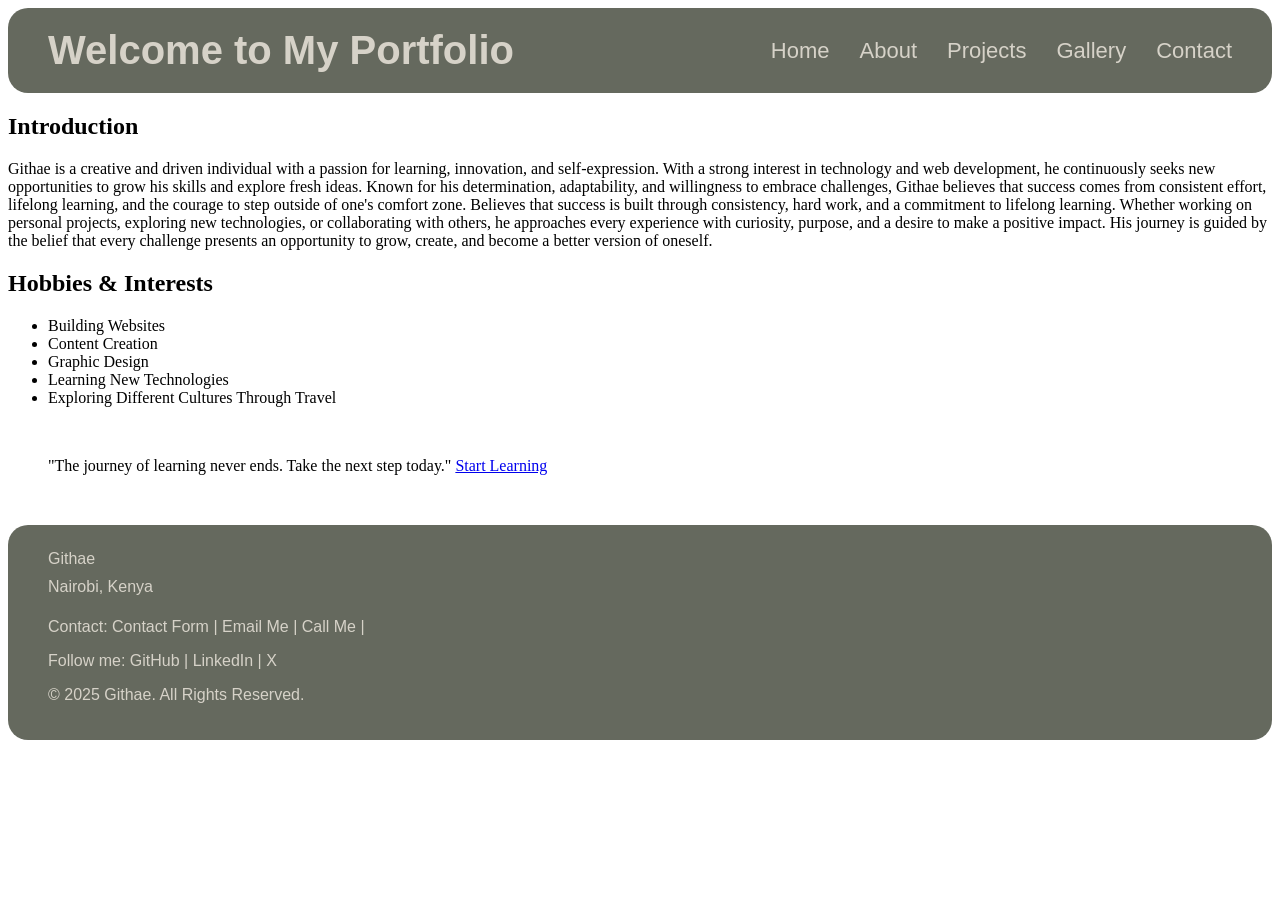
<file: index.html>
<!DOCTYPE html>
<html lang="en">
<head>
    <meta charset="UTF-8">
    <meta name="viewport" content="width=device-width, initial-scale=1.0">
    <title>My Portfolio</title>
    <link rel="stylesheet" href="style.css">
</head>
<body class="homepage">
    <header>
        <h1>Welcome to My Portfolio</h1>
        <nav>
            <ul>
                <li><a href="index.html">Home</a></li>
                <li><a href="about.html">About</a></li>
                <li><a href="projects.html">Projects</a></li>
                <li><a href="gallery.html">Gallery</a></li>
                <li><a href="contact.html">Contact</a></li>
            </ul>
        </nav>
    </header> 
    <main>
    <section>
        <h2>Introduction</h2>
        <p>
         Githae is a creative and driven individual with a passion for learning, innovation, and self-expression. With a strong interest in technology and web development, he continuously seeks new opportunities to grow his skills and explore fresh ideas. Known for his determination, adaptability, and willingness to embrace challenges, Githae believes that success comes from consistent effort, lifelong learning, and the courage to step outside of one's comfort zone. Believes that success is built through consistency, hard work, and a commitment to lifelong learning. Whether working on personal projects, exploring new technologies, or collaborating with others, he approaches every experience with curiosity, purpose, and a desire to make a positive impact. His journey is guided by the belief that every challenge presents an opportunity to grow, create, and become a better version of oneself.
        </p>
    </section>
    <section>
    <h2>Hobbies & Interests</h2>
     <ul>
        <li>Building Websites</li>
        <li>Content Creation</li>
        <li>Graphic Design</li>
        <li>Learning New Technologies</li>
        <li>Exploring Different Cultures Through Travel</li>
    </ul>
    </section>
    <br>
    <section>
    <blockquote>
        "The journey of learning never ends. Take the next step today." <a href="https://www.w3schools.com" target="_blank">
        Start Learning
        </a>
    </blockquote>
    </section>
    </main> 
    <footer>
        <address>
        Githae<br>
        Nairobi, Kenya<br>
        </address>
        <p>
        Contact:
        <a href="contact.html">Contact Form</a> |
        <a href="mailto:githae@hotmail.com">Email Me</a> |
        <a href="tel:+254712345678">Call Me</a> |
        </p>
        <p>
        Follow me:
        <a href="https://github.com/yourusername" target="_blank">GitHub</a> |
        <a href="https://www.linkedin.com/in/yourusername/" target="_blank">LinkedIn</a> |
        <a href="https://x.com/yourusername" target="_blank">X</a>
        </p>
        <p>&copy; 2025 Githae. All Rights Reserved.</p>
    </footer>
</body>
</html>
</file>
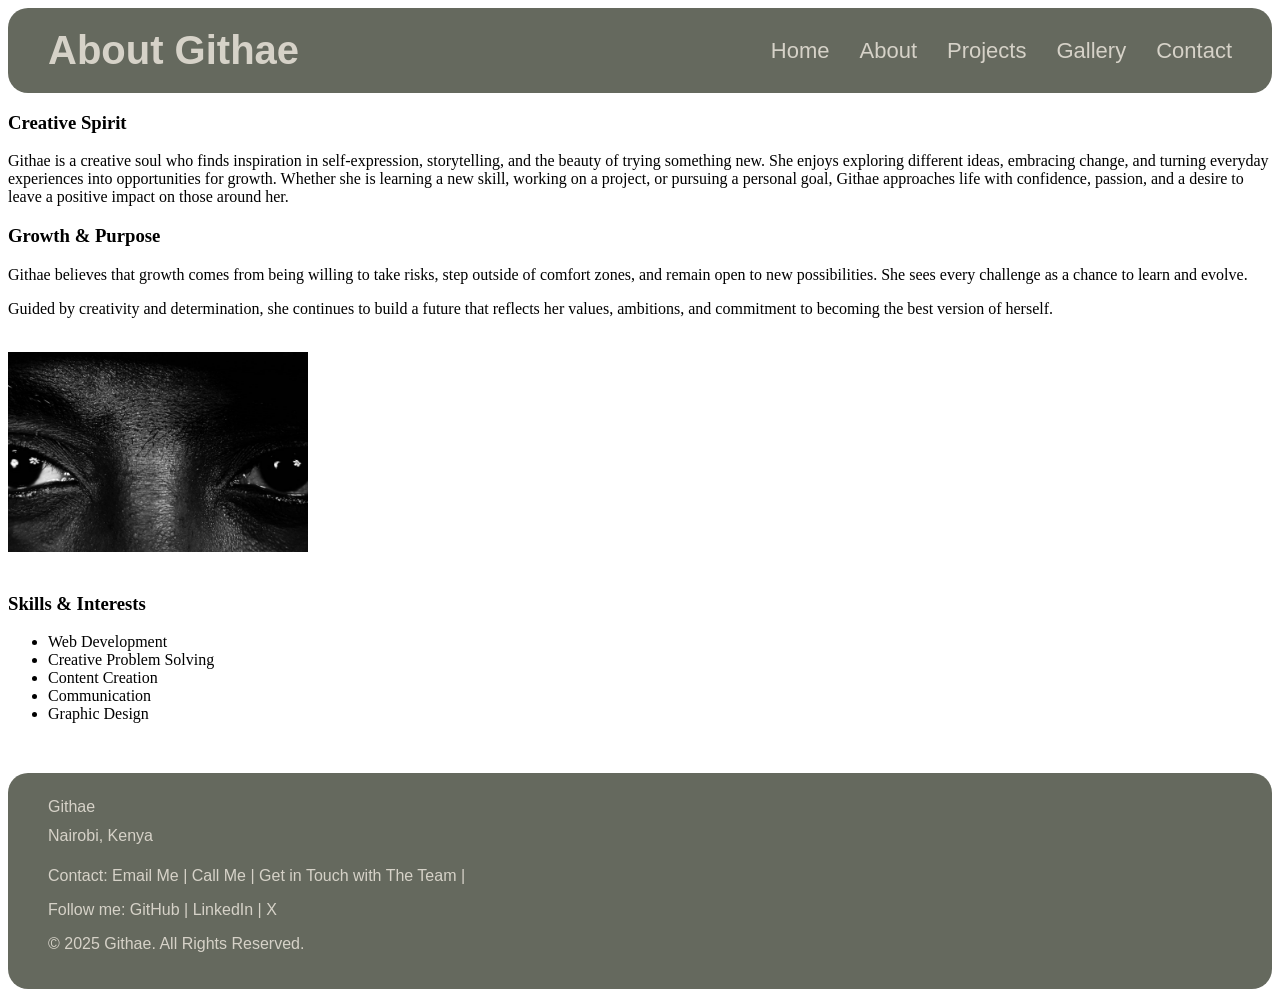
<file: about.html>
<!DOCTYPE html>
<html lang="en">
<head>
    <meta charset="UTF-8">
    <meta name="viewport" content="width=device-width, initial-scale=1.0">
    <title>About Page</title>
    <link rel="stylesheet" href="style.css">
</head>
<body>
    <header>
        <h1>About Githae</h1>
        <nav>
            <ul>
                <li><a href="index.html">Home</a></li>
                <li><a href="about.html">About</a></li>
                <li><a href="projects.html">Projects</a></li>
                <li><a href="gallery.html">Gallery</a></li>
                <li><a href="contact.html">Contact</a></li>
            </ul>
        </nav>
    </header>
    <main>
        <section>
            <h3>Creative Spirit</h3>
            <p>
        Githae is a creative soul who finds inspiration in self-expression, storytelling, and the beauty of trying something new. She enjoys exploring different ideas, embracing change, and turning everyday experiences into opportunities for growth.
        Whether she is learning a new skill, working on a project, or pursuing a personal goal, Githae approaches life with confidence, passion, and a desire to leave a positive impact on those around her.
            </p>
        </section>
        <section>
            <h3>Growth & Purpose</h3>
            <p>
        Githae believes that growth comes from being willing to take risks, step outside of comfort zones, and remain open to new possibilities. She sees every challenge as a chance to learn and evolve.
            </p>
            <p>
        Guided by creativity and determination, she continues to build a future that reflects her values, ambitions, and commitment to becoming the best version of herself.
            </p>
        </section>
        <br>
        <section>
            <img src="Images/Portfolio1.jpg" alt="Portfolio Website" style="width:300px; height:200px; object-fit:cover;" position="center">
        </section>
        <br>
        <section>
            <h3>Skills & Interests</h3>
            <ul>
            <li>Web Development</li>
            <li>Creative Problem Solving</li>
            <li>Content Creation</li>
            <li>Communication</li>
            <li>Graphic Design</li>
            </ul>
        </section> 
    </main>
    <footer>
        <address>
        Githae<br>
        Nairobi, Kenya<br>
        </address>
        <p>
        Contact:
        <a href="mailto:githae@hotmail.com">Email Me</a> |
        <a href="tel:+254712345678">Call Me</a> |
        <a href="contact.html">Get in Touch with The Team</a> |
        </p>
        <p>
        Follow me:
        <a href="https://github.com/yourusername" target="_blank">GitHub</a> |
        <a href="https://www.linkedin.com/in/yourusername/" target="_blank">LinkedIn</a> |
        <a href="https://x.com/yourusername" target="_blank">X</a>
        </p>
        <p>&copy; 2025 Githae. All Rights Reserved.</p>
    </footer>
</body>
</html>
</file>
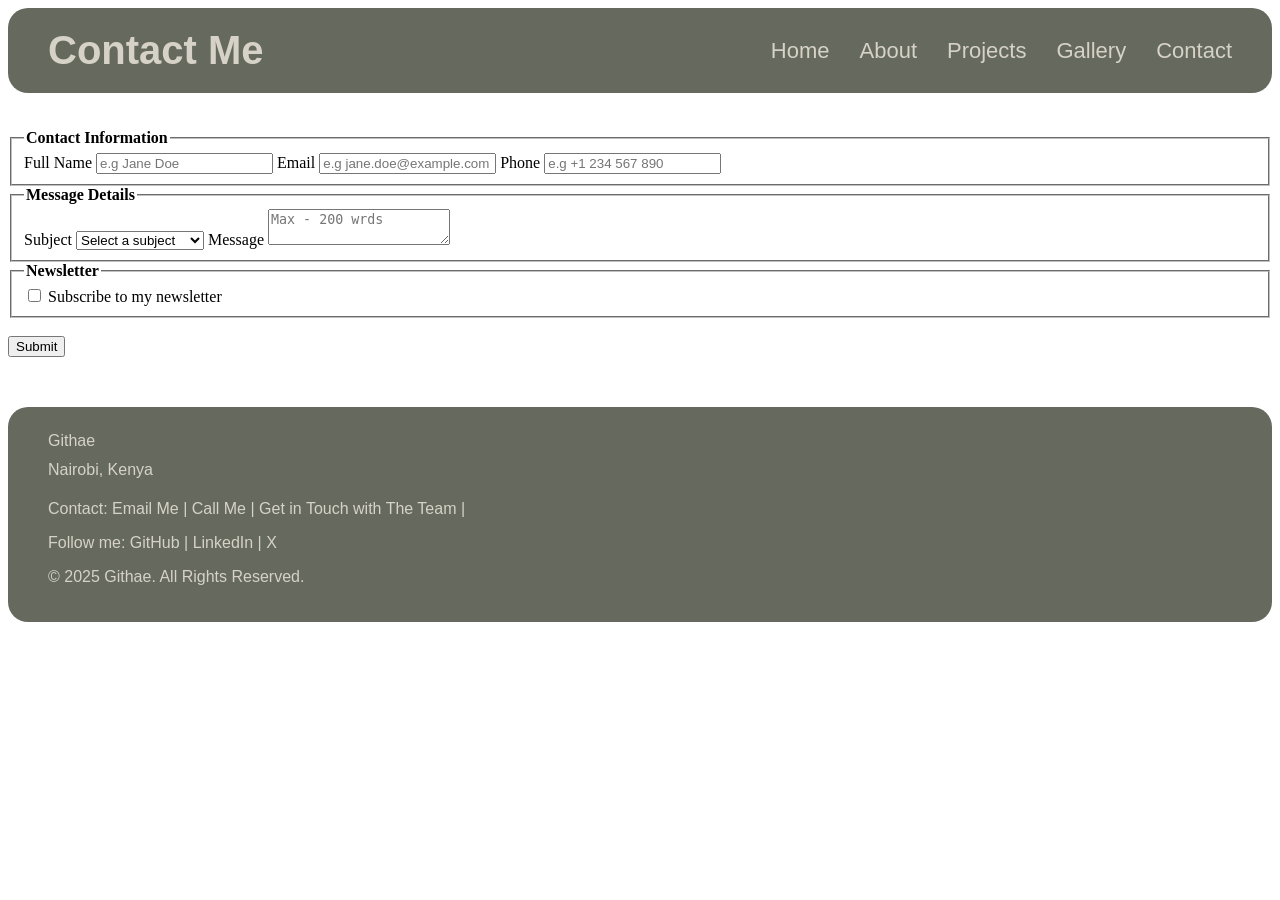
<file: contact.html>
<!DOCTYPE html>
<html lang="en">
<head>
    <meta charset="UTF-8">
    <meta name="viewport" content="width=device-width, initial-scale=1.0">
    <title>Contact Page. </title>
    <link rel="stylesheet" href="style.css">
</head>
<body>
    <Main>
        <header>
             <h1>Contact Me</h1>
            <nav>
                <ul>
                    <li><a href="index.html">Home</a></li>
                    <li><a href="about.html">About</a></li>
                    <li><a href="projects.html">Projects</a></li>
                    <li><a href="gallery.html">Gallery</a></li>
                    <li><a href="contact.html">Contact</a></li>
                </ul>
            </nav>
        </header>
        <br>
        <br>
        <section>
            <form action="#" method="post">
                <fieldset>
                    <legend><b>Contact Information</b></legend>
                    <label for="fullname">Full Name</label>
                    <input type="text" id="fullname" name="fullname" placeholder="e.g Jane Doe" required>
                    <label for="email">Email</label>
                    <input type="email" id="email" name="email" placeholder="e.g jane.doe@example.com" required>
                    <label for="phone">Phone</label>
                    <input type="tel" id="phone" name="phone" placeholder="e.g +1 234 567 890">
                </fieldset>
                <fieldset>
                    <legend><b>Message Details</b></legend>
                    <label for="subject">Subject</label>
                    <select id="subject" name="subject" required>
                        <option value="">Select a subject</option>
                        <option value="project">Project Inquiry</option>
                        <option value="collaboration">Collaboration</option>
                        <option value="general">General Message</option>
                    </select>
                    <label for="message">Message</label>
                    <textarea id="message" name="message" placeholder="Max - 200 wrds" minlength="50" required></textarea>
                </fieldset>
                <fieldset>
                    <legend><b>Newsletter</b></legend>
                    <label>
                        <input type="checkbox" name="newsletter">
                        Subscribe to my newsletter
                    </label>
                </fieldset>
                <br>
                <button type="submit">Submit</button>
            </form>
        </section>
    </Main>
    <footer>
        <address>
        Githae<br>
        Nairobi, Kenya<br>
        </address>
        <p>
        Contact:
        <a href="mailto:githae@hotmail.com">Email Me</a> |
        <a href="tel:+254712345678">Call Me</a> |
        <a href="contact.html">Get in Touch with The Team</a> |
        </p>
        <p>
        Follow me:
        <a href="https://github.com/yourusername" target="_blank">GitHub</a> |
        <a href="https://www.linkedin.com/in/yourusername/" target="_blank">LinkedIn</a> |
        <a href="https://x.com/yourusername" target="_blank">X</a>
        </p>
        <p>&copy; 2025 Githae. All Rights Reserved.</p>
    </footer>
</body>
</html>
</file>
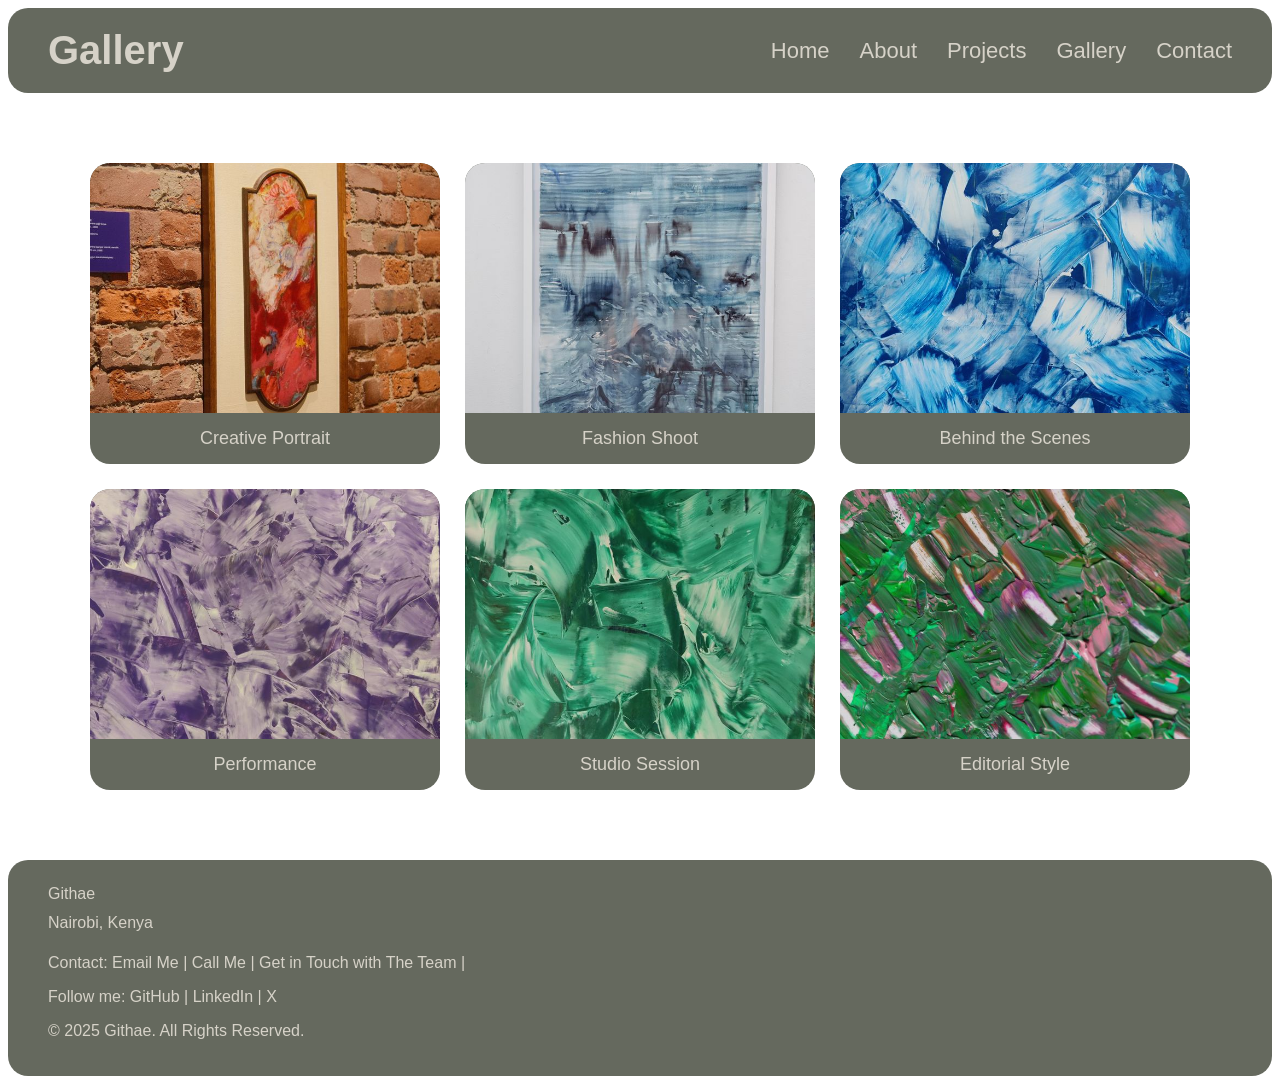
<file: gallery.html>
<!DOCTYPE html>
<html lang="en">
<head>
    <meta charset="UTF-8">
    <meta name="viewport" content="width=device-width, initial-scale=1.0">
    <title>Gallery</title>
    <link rel="stylesheet" href="style.css">
</head>
<body>
    <header>
        <h1>Gallery</h1>
        <nav>
            <ul>
                <li><a href="index.html">Home</a></li>
                <li><a href="about.html">About</a></li>
                <li><a href="projects.html">Projects</a></li>
                <li><a href="gallery.html">Gallery</a></li>
                <li><a href="contact.html">Contact</a></li>
            </ul>
        </nav>
    </header>
    <main>
    <section class="gallery">

        <figure>
            <img src="Images/portfolio6.jpg" alt="Image 1">
            <figcaption>Creative Portrait</figcaption>
        </figure>

        <figure>
            <img src="Images/portfolio7.jpg" alt="Image 2">
            <figcaption>Fashion Shoot</figcaption>
        </figure>

        <figure>
            <img src="Images/portfolio8.jpg" alt="Image 3">
            <figcaption>Behind the Scenes</figcaption>
        </figure>

        <figure>
            <img src="Images/portfolio9.jpg" alt="Image 4">
            <figcaption>Performance</figcaption>
        </figure>

        <figure>
            <img src="Images/portfolio10.jpg" alt="Image 5">
            <figcaption>Studio Session</figcaption>
        </figure>

        <figure>
            <img src="Images/portfolio11.jpg" alt="Image 6">
            <figcaption>Editorial Style</figcaption>
        </figure>

    </section>
    </main>
    <footer>
        <address>
        Githae<br>
        Nairobi, Kenya<br>
        </address>
        <p>
        Contact:
        <a href="mailto:githae@hotmail.com">Email Me</a> |
        <a href="tel:+254712345678">Call Me</a> |
        <a href="contact.html">Get in Touch with The Team</a> |
        </p>
        <p>
        Follow me:
        <a href="https://github.com/yourusername" target="_blank">GitHub</a> |
        <a href="https://www.linkedin.com/in/yourusername/" target="_blank">LinkedIn</a> |
        <a href="https://x.com/yourusername" target="_blank">X</a>
        </p>
        <p>&copy; 2025 Githae. All Rights Reserved.</p>
    </footer>
</body>
</html>
</file>
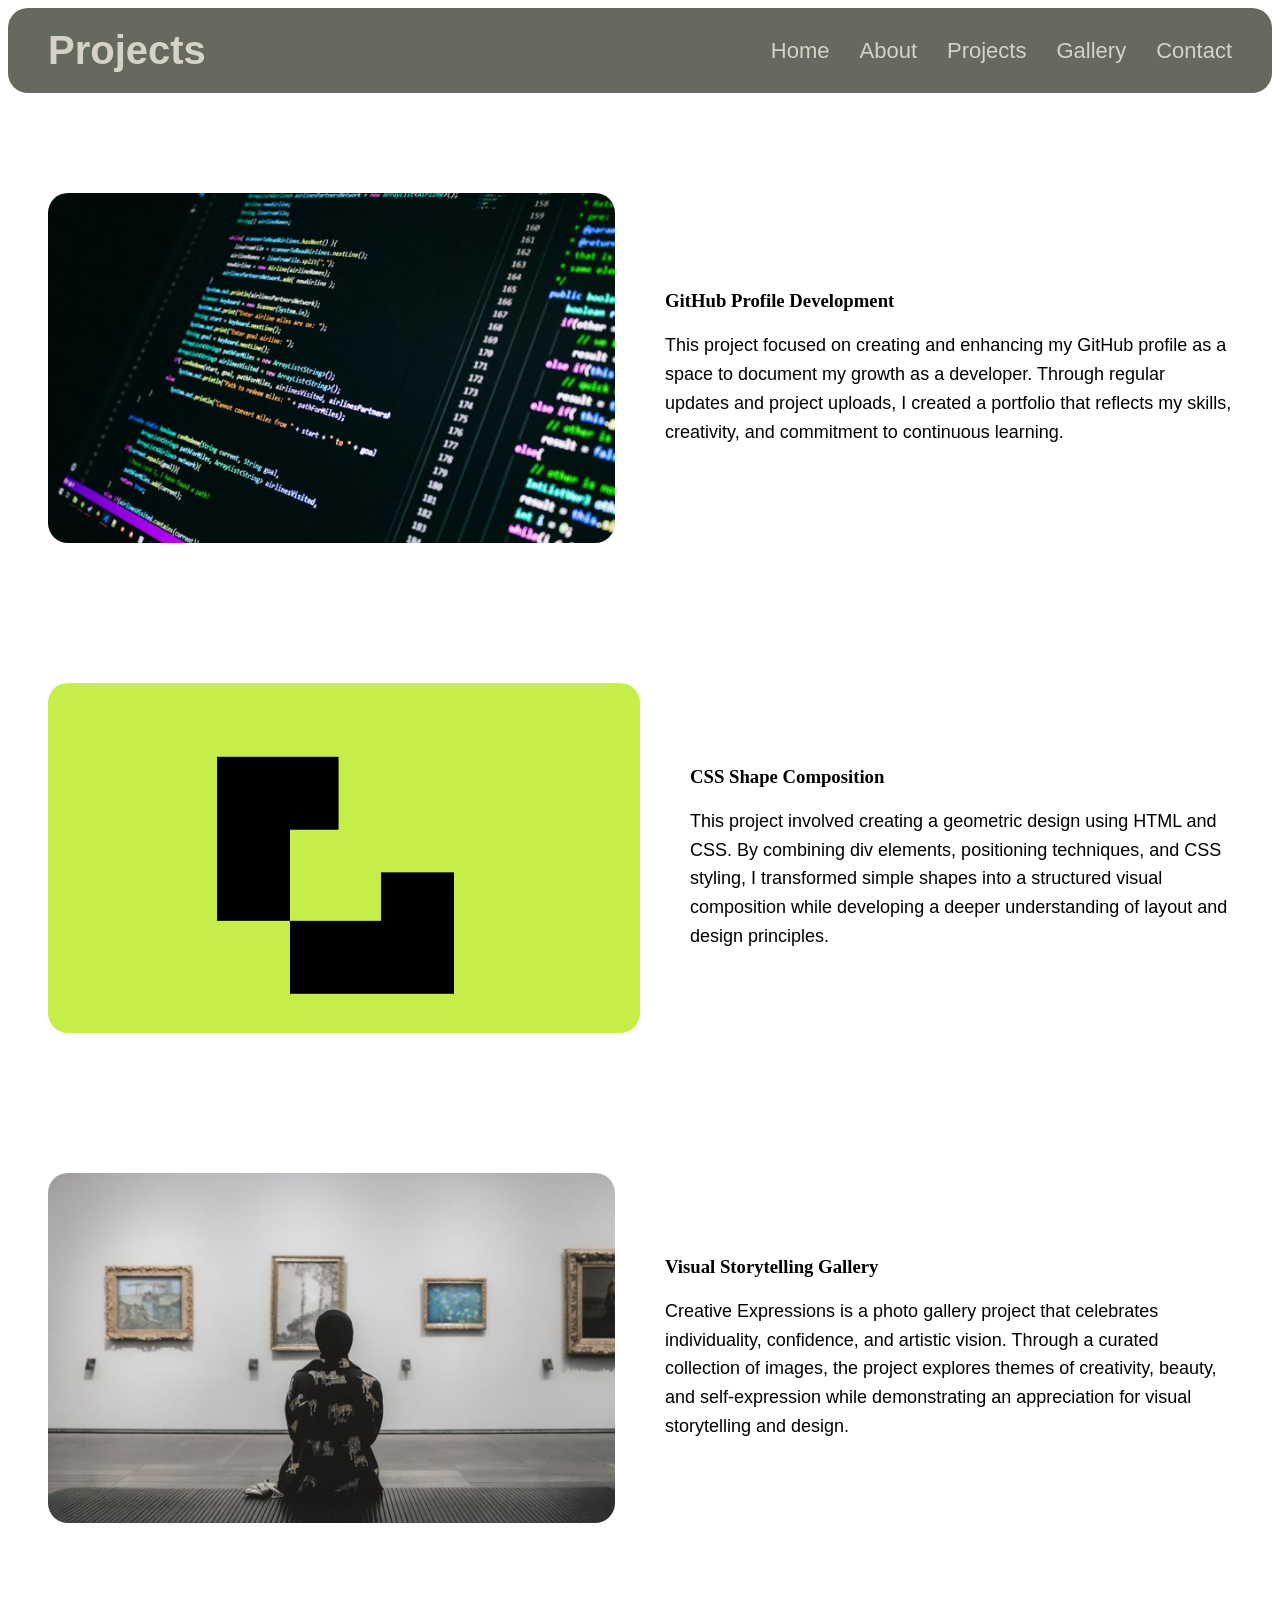
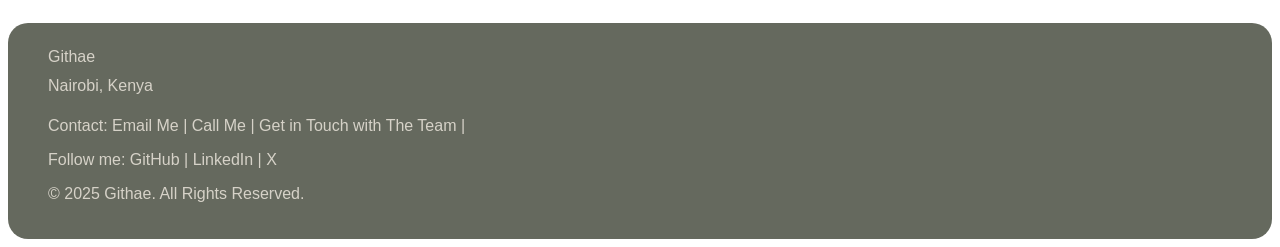
<file: projects.html>
<!DOCTYPE html>
<html lang="en">
<head>
    <meta charset="UTF-8">
    <meta name="viewport" content="width=device-width, initial-scale=1.0">
    <title>Projects</title>
    <link rel="stylesheet" href="style.css">
</head>
<body>
    <header>
        <h1>Projects</h1>
        <nav>
            <ul>
                <li><a href="index.html">Home</a></li>
                <li><a href="about.html">About</a></li>
                <li><a href="projects.html">Projects</a></li>
                <li><a href="gallery.html">Gallery</a></li>
                <li><a href="contact.html">Contact</a></li>
            </ul>
        </nav>
    </header>
    <main>
        <section class="project-card">
            <img src="Images/portfolio3.jpg" alt="Portfolio Website">
            <div class="project-text">
            <h3>GitHub Profile Development </h3>
            <p>
               This project focused on creating and enhancing my GitHub profile as a space to document my growth as a developer. Through regular updates and project uploads, I created a portfolio that reflects my skills, creativity, and commitment to continuous learning.
            </p>
            </div>
        </section>
        <section class="project-card">
            <img src="Images/portfolio5.png" alt="Portfolio Website">
            <div class="project-text">
            <h3>CSS Shape Composition </h3>
            <p>
                This project involved creating a geometric design using HTML and CSS. By combining div elements, positioning techniques, and CSS styling, I transformed simple shapes into a structured visual composition while developing a deeper understanding of layout and design principles.
            </p>
            </div>
        </section>
        <section class="project-card">
            <img src="Images/portfolio4.jpg" alt="Portfolio Website">
            <div class="project-text"> 
            <h3>Visual Storytelling Gallery </h3>
            <p>
             Creative Expressions is a photo gallery project that celebrates individuality, confidence, and artistic vision. Through a curated collection of images, the project explores themes of creativity, beauty, and self-expression while demonstrating an appreciation for visual storytelling and design.
            </p>
            </div>
        </section>
    </main>
    <footer>
        <address>
        Githae<br>
        Nairobi, Kenya<br>
        </address>
        <p>
        Contact:
        <a href="mailto:githae@hotmail.com">Email Me</a> |
        <a href="tel:+254712345678">Call Me</a> |
        <a href="contact.html">Get in Touch with The Team</a> |
        </p>
        <p>
        Follow me:
        <a href="https://github.com/yourusername" target="_blank">GitHub</a> |
        <a href="https://www.linkedin.com/in/yourusername/" target="_blank">LinkedIn</a> |
        <a href="https://x.com/yourusername" target="_blank">X</a>
        </p>
        <p>&copy; 2025 Githae. All Rights Reserved.</p>
    </footer>
</body>
</html>
</file>
<file: style.css>
header {
    background-color: rgba(63, 68, 54, 0.8);
    border-radius: 20px;
    padding: 20px 40px;

    display: flex;
    justify-content: space-between;
    align-items: center;
}
nav ul {
    display: flex;
    list-style: none;
    gap: 30px;

    margin: 0;
    padding: 0;
}
nav a {
    color: rgb(214, 210, 200);
    text-decoration: none;
    font-family: "Poppins", sans-serif;
    font-size: 22px;
    font-weight: 500;
}
header h1 {
    color: rgb(214, 210, 200);
    font-family: "Poppins", sans-serif;
    font-size: 40px;
    margin: 0;
}

footer {
    background-color: rgba(63, 68, 54, 0.8);
    border-radius: 20px;
    padding: 20px 40px;
    margin-top: 50px;

    color: rgb(214, 210, 200);
    font-family: "Poppins", sans-serif;
}
footer a {
    color: rgb(214, 210, 200);
    text-decoration: none;
    font-weight: 500;
}
footer a:hover {
    text-decoration: underline;
}
address {
    font-style: normal;
    line-height: 1.8;
}

.project-card {
    display: flex;
    align-items: center;
    gap: 50px;
    margin: 60px 0;
    padding: 40px;
}
.project-card img {
    width: 50%;
    height: 350px;
    object-fit: cover;
    border-radius: 20px;
}
.project-text {
    width: 50%;
}
.project-text h2 {
    font-family: "Poppins", sans-serif;
    font-size: 36px;
    margin-bottom: 20px;
}
.project-text p {
    font-family: "Poppins", sans-serif;
    font-size: 18px;
    line-height: 1.6;
}

.gallery {
    display: grid;
    grid-template-columns: repeat(3, 1fr);
    gap: 25px;
    max-width: 1100px;
    margin: 50px auto;
    padding: 20px;
}
.gallery figure {
    margin: 0;
    background-color: rgba(63, 68, 54, 0.8);
    border-radius: 20px;
    overflow: hidden;
    text-align: center;
}
.gallery img {
    width: 100%;
    height: 250px;
    object-fit: cover;
    display: block;
}
.gallery figcaption {
    color: rgb(214, 210, 200);
    font-family: "Poppins", sans-serif;
    padding: 15px;
    font-size: 18px;
}
</file>
